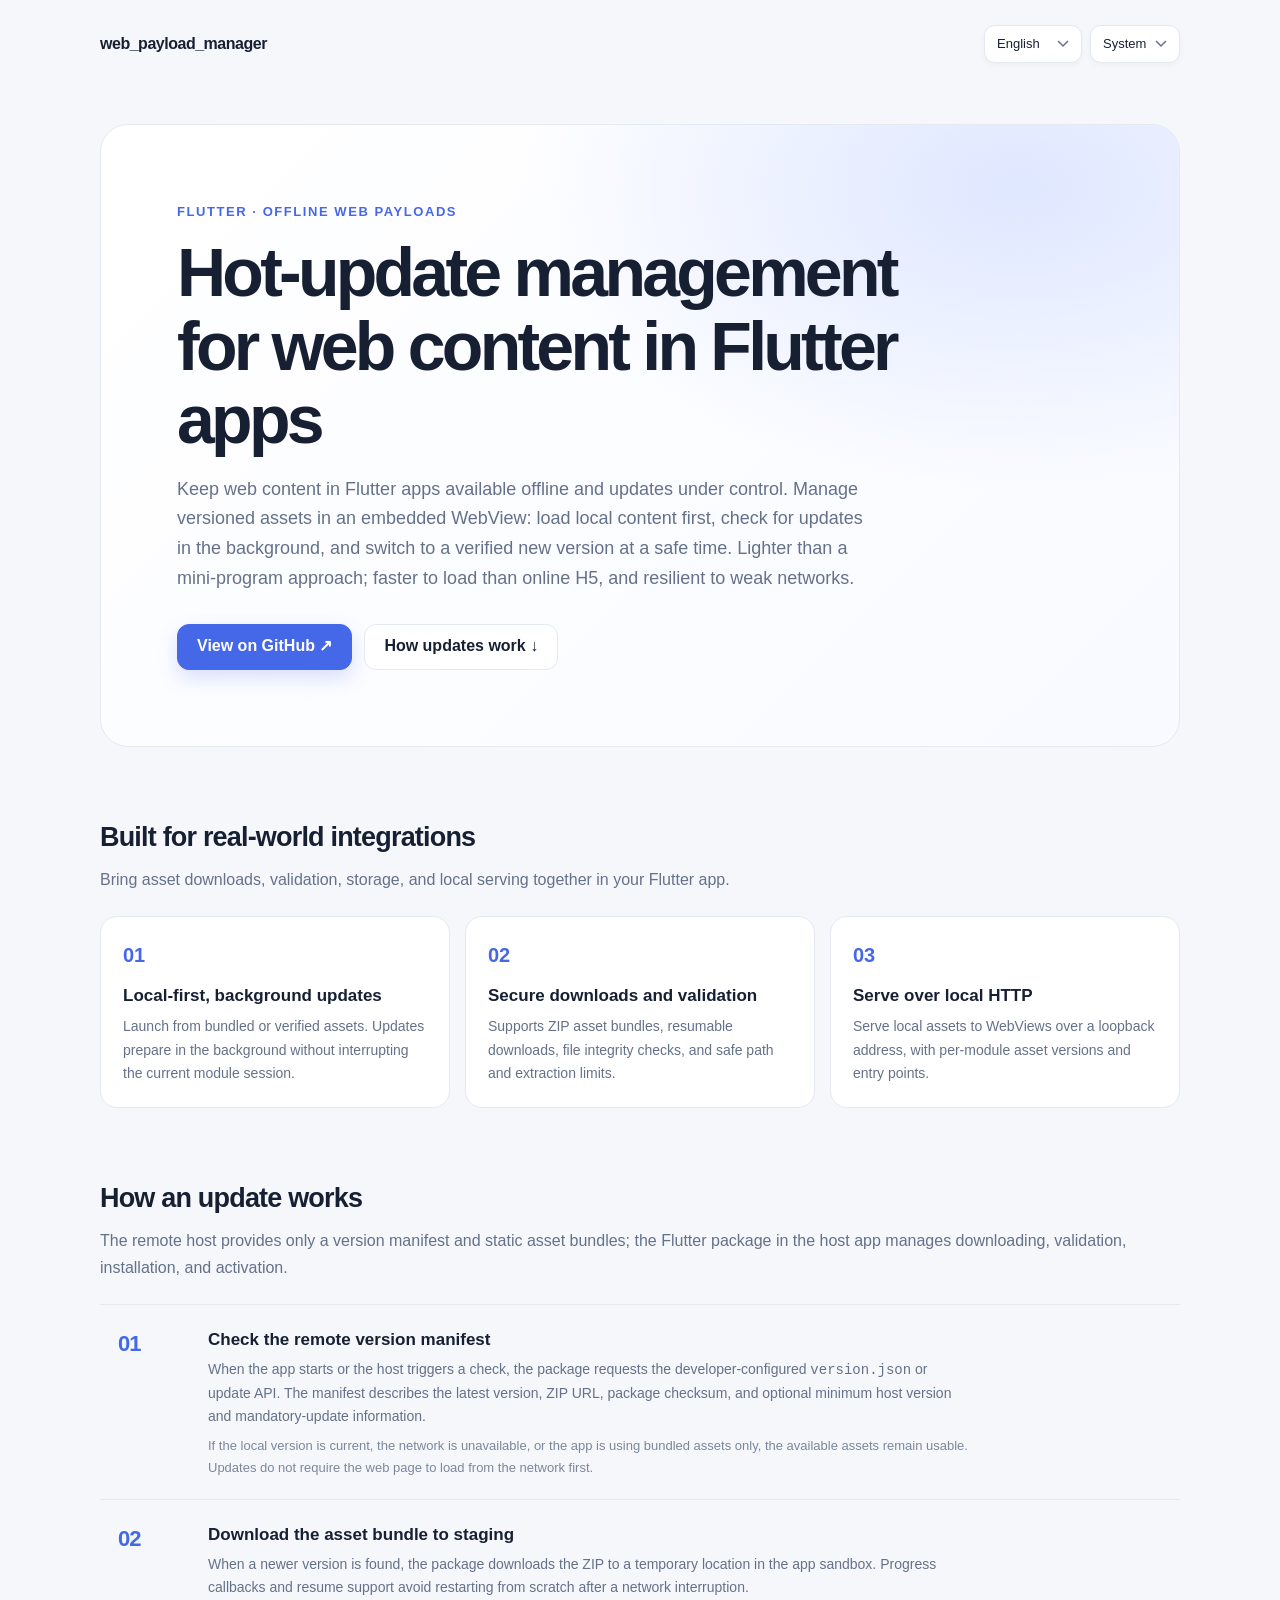
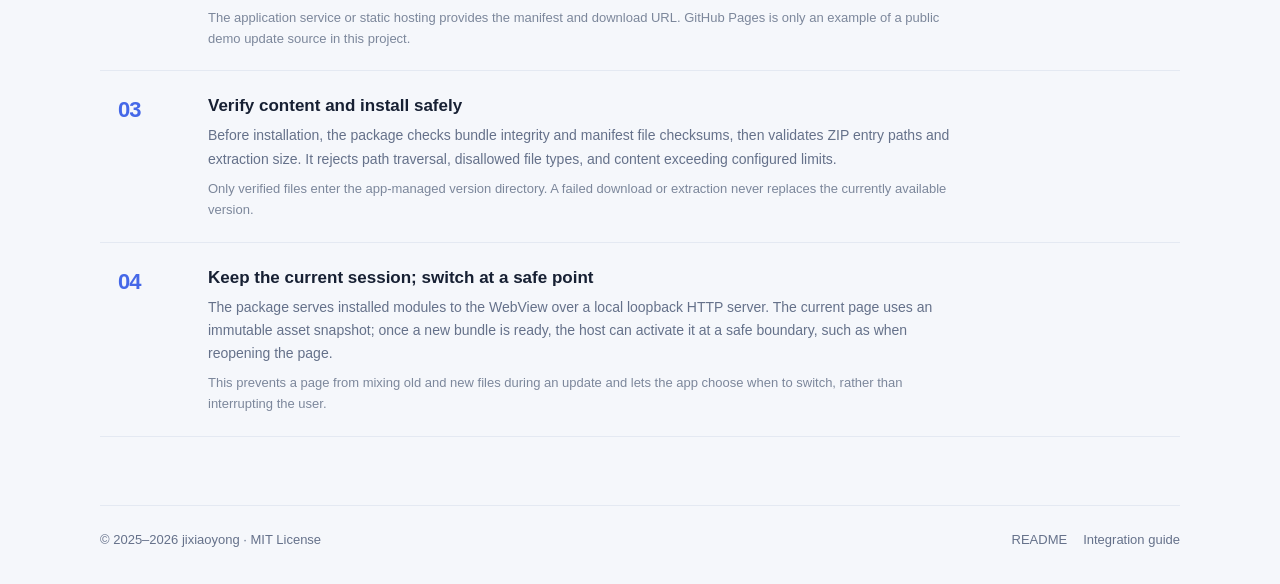
<file: site/index.html>
<!doctype html>
<html lang="zh-CN">
  <head>
    <meta charset="utf-8" />
    <meta name="viewport" content="width=device-width, initial-scale=1" />
    <meta name="theme-color" content="#f5f7fb" />
    <meta name="description" content="web_payload_manager：面向 Flutter WebView 的离线 Web 资源管理、版本更新与本地托管工具包。" />
    <title>web_payload_manager — Flutter 离线 Web 资源管理</title>
    <style>
    :root { color-scheme: light; --ink: #172033; --muted: #65718a; --blue: #4568e8; --line: #e4e9f2; --page: #f5f7fb; --surface: #fff; --hero-start: #fff; --hero-end: #f8faff; --hero-glow: #dfe7ff; --detail: #7c879b; }
      :root[data-theme="dark"] { color-scheme: dark; --ink: #e7ecf7; --muted: #a5b0c5; --blue: #91a7ff; --line: #30394b; --page: #111722; --surface: #1a2331; --hero-start: #1d2738; --hero-end: #151d2a; --hero-glow: #35466f; --detail: #8d9ab1; }
      @media (prefers-color-scheme: dark) {
        :root:not([data-theme="light"]) { color-scheme: dark; --ink: #e7ecf7; --muted: #a5b0c5; --blue: #91a7ff; --line: #30394b; --page: #111722; --surface: #1a2331; --hero-start: #1d2738; --hero-end: #151d2a; --hero-glow: #35466f; --detail: #8d9ab1; }
      }
      @media (prefers-color-scheme: dark) { :root:not([data-theme="light"]) body { background: var(--page); } }
      :root[data-theme="dark"] body { background: var(--page); }
      :root[data-theme="dark"] .hero { background: radial-gradient(ellipse at 85% 10%, var(--hero-glow) 0, transparent 38%), linear-gradient(135deg, var(--hero-start), var(--hero-end)); }
      :root[data-theme="dark"] .button, :root[data-theme="dark"] .card { background: var(--surface); }
      :root[data-theme="dark"] .step .detail { color: var(--detail); }
      @media (prefers-color-scheme: dark) { :root:not([data-theme="light"]) .hero { background: radial-gradient(ellipse at 85% 10%, var(--hero-glow) 0, transparent 38%), linear-gradient(135deg, var(--hero-start), var(--hero-end)); } :root:not([data-theme="light"]) .button, :root:not([data-theme="light"]) .card { background: var(--surface); } :root:not([data-theme="light"]) .step .detail { color: var(--detail); } }
      * { box-sizing: border-box; }
      body { margin: 0; color: var(--ink); background: var(--page); font: 16px/1.65 Inter, -apple-system, BlinkMacSystemFont, "Segoe UI", sans-serif; }
      a { color: inherit; }
      .wrap { width: min(1080px, calc(100% - 40px)); margin: auto; }
      header { display: flex; justify-content: space-between; align-items: center; padding: 25px 0; }
      .brand { font-weight: 750; letter-spacing: -.03em; text-decoration: none; }
      .header-controls { display: flex; align-items: center; }
      .preferences { display: flex; gap: 8px; }
      .preferences label { position: absolute; width: 1px; height: 1px; padding: 0; margin: -1px; overflow: hidden; clip: rect(0, 0, 0, 0); white-space: nowrap; border: 0; }
      .preferences select { min-height: 38px; max-width: 150px; padding: 0 32px 0 12px; appearance: none; -webkit-appearance: none; border: 1px solid var(--line); border-radius: 11px; color: var(--ink); background-color: var(--surface); background-image: url("data:image/svg+xml,%3Csvg xmlns='http://www.w3.org/2000/svg' width='12' height='8' viewBox='0 0 12 8'%3E%3Cpath d='m1 1 5 5 5-5' fill='none' stroke='%2365718a' stroke-width='1.5'/%3E%3C/svg%3E"); background-repeat: no-repeat; background-position: right 12px center; box-shadow: 0 2px 6px #1720330a; font: inherit; font-size: 13px; cursor: pointer; }
      :root[data-theme="dark"] .preferences select { background-image: url("data:image/svg+xml,%3Csvg xmlns='http://www.w3.org/2000/svg' width='12' height='8' viewBox='0 0 12 8'%3E%3Cpath d='m1 1 5 5 5-5' fill='none' stroke='%23a5b0c5' stroke-width='1.5'/%3E%3C/svg%3E"); box-shadow: 0 2px 8px #0003; }
      @media (prefers-color-scheme: dark) { :root:not([data-theme="light"]) .preferences select { background-image: url("data:image/svg+xml,%3Csvg xmlns='http://www.w3.org/2000/svg' width='12' height='8' viewBox='0 0 12 8'%3E%3Cpath d='m1 1 5 5 5-5' fill='none' stroke='%23a5b0c5' stroke-width='1.5'/%3E%3C/svg%3E"); box-shadow: 0 2px 8px #0003; } }
      .preferences select:focus-visible { outline: 3px solid var(--blue); outline-offset: 2px; }
      .preferences option { color: var(--ink); background: var(--surface); }
      .hero { position: relative; overflow: hidden; margin: 36px 0 68px; padding: clamp(38px, 7vw, 76px); border: 1px solid var(--line); border-radius: 28px; background: radial-gradient(ellipse at 85% 10%, var(--hero-glow) 0, transparent 38%), linear-gradient(135deg, var(--hero-start), var(--hero-end)); }
      .eyebrow { color: var(--blue); font-weight: 700; font-size: 13px; letter-spacing: .12em; text-transform: uppercase; }
      h1 { max-width: 760px; margin: 14px 0 18px; font-size: clamp(38px, 7vw, 68px); line-height: 1.08; letter-spacing: -.055em; }
      .lead { max-width: 690px; margin: 0; color: var(--muted); font-size: 18px; }
      .actions { display: flex; flex-wrap: wrap; gap: 12px; margin-top: 30px; }
      .button { display: inline-flex; align-items: center; justify-content: center; min-height: 46px; padding: 0 19px; border: 1px solid var(--line); border-radius: 12px; background: var(--surface); font-weight: 650; text-decoration: none; }
      .button.primary { color: white; background: var(--blue); border-color: var(--blue); box-shadow: 0 8px 20px #4568e833; }
      section { margin: 0 0 68px; }
      .section-title { margin: 0 0 8px; font-size: 27px; letter-spacing: -.03em; }
      .section-lead { margin: 0 0 23px; color: var(--muted); }
      .grid { display: grid; grid-template-columns: repeat(3, 1fr); gap: 15px; }
      .card { padding: 22px; border: 1px solid var(--line); border-radius: 17px; background: var(--surface); }
      .card .icon { color: var(--blue); font-size: 20px; font-weight: 750; }
      .card h3 { margin: 10px 0 5px; font-size: 17px; }
      .card p { margin: 0; color: var(--muted); font-size: 14px; }
      .flow { display: grid; gap: 0; }
      .step { display: grid; grid-template-columns: 78px minmax(0, 1fr); gap: 12px; padding: 21px 18px; border-bottom: 1px solid var(--line); }
      .step:first-child { border-top: 1px solid var(--line); }
      .number { color: var(--blue); font-size: 22px; font-weight: 750; letter-spacing: -.04em; }
      .step h3 { margin: 0 0 4px; font-size: 17px; }
      .step p { max-width: 760px; margin: 0; color: var(--muted); font-size: 14px; }
      .step .detail { margin-top: 7px; color: var(--detail); font-size: 13px; }
      footer { display: flex; justify-content: space-between; gap: 18px; padding: 23px 0 35px; border-top: 1px solid var(--line); color: var(--muted); font-size: 13px; }
      footer div { display: flex; flex-wrap: wrap; gap: 16px; }
      footer a { text-decoration: none; }
      .en { display: none; }
      html[lang="en"] .zh { display: none; }
      html[lang="en"] .en { display: initial; }
      @media (max-width: 720px) { header { align-items: stretch; gap: 14px; flex-direction: column; } .header-controls { align-items: flex-start; justify-content: flex-end; gap: 12px; flex-wrap: wrap; } .preferences { flex-wrap: wrap; } .preferences select { max-width: 135px; } .hero { margin: 18px 0 50px; border-radius: 20px; } .grid { grid-template-columns: 1fr; } .step { grid-template-columns: 52px minmax(0, 1fr); padding-inline: 4px; } footer { flex-direction: column; } }
    </style>
  </head>
  <body>
    <div class="wrap">
      <header>
        <a class="brand" href="#top">web_payload_manager</a>
        <div class="header-controls"><div class="preferences"><label for="language-select"><span class="zh">语言</span><span class="en">Language</span></label><select id="language-select" aria-label="语言 / Language"><option value="zh-CN">简体中文</option><option value="en">English</option></select><label for="theme-select"><span class="zh">主题</span><span class="en">Theme</span></label><select id="theme-select" aria-label="主题 / Theme"><option value="system" data-zh="跟随系统" data-en="System">跟随系统</option><option value="light" data-zh="亮色" data-en="Light">亮色</option><option value="dark" data-zh="暗色" data-en="Dark">暗色</option></select></div></div>
      </header>
      <main id="top">
        <section class="hero">
          <div class="eyebrow">Flutter · Offline Web Payloads</div>
          <h1><span class="zh">Flutter App 内的 Web 内容热更新管理方案</span><span class="en">Hot-update management for web content in Flutter apps</span></h1>
          <p class="lead"><span class="zh">让 Flutter App 的 Web 内容离线可用、更新可控，嵌入式 WebView 管理版本化资源：优先加载本地内容，在后台检查更新，并在安全时机切换到已验证的新版本。比小程序方案更轻量；相比在线加载 H5，加载更快，不惧弱网。</span><span class="en">Keep web content in Flutter apps available offline and updates under control. Manage versioned assets in an embedded WebView: load local content first, check for updates in the background, and switch to a verified new version at a safe time. Lighter than a mini-program approach; faster to load than online H5, and resilient to weak networks.</span></p>
          <div class="actions"><a class="button primary" href="https://github.com/jixiaoyong/web_payload_manager"><span class="zh">查看 GitHub 项目 ↗</span><span class="en">View on GitHub ↗</span></a><a class="button" href="#workflow"><span class="zh">了解更新原理 ↓</span><span class="en">How updates work ↓</span></a></div>
        </section>
        <section id="features">
          <h2 class="section-title"><span class="zh">面向真实集成场景</span><span class="en">Built for real-world integrations</span></h2>
          <p class="section-lead"><span class="zh">把资源下载、校验、存储和本地加载整合到 Flutter 应用中。</span><span class="en">Bring asset downloads, validation, storage, and local serving together in your Flutter app.</span></p>
          <div class="grid">
            <article class="card"><div class="icon">01</div><h3><span class="zh">本地优先，后台更新</span><span class="en">Local-first, background updates</span></h3><p><span class="zh">从内置或已验证资源启动页面；更新在后台准备，不打断当前模块会话。</span><span class="en">Launch from bundled or verified assets. Updates prepare in the background without interrupting the current module session.</span></p></article>
            <article class="card"><div class="icon">02</div><h3><span class="zh">安全下载与校验</span><span class="en">Secure downloads and validation</span></h3><p><span class="zh">支持 ZIP 资源包、断点续传、文件完整性校验，以及安全路径和解压限制。</span><span class="en">Supports ZIP asset bundles, resumable downloads, file integrity checks, and safe path and extraction limits.</span></p></article>
            <article class="card"><div class="icon">03</div><h3><span class="zh">通过本地 HTTP 加载</span><span class="en">Serve over local HTTP</span></h3><p><span class="zh">使用回环地址为 WebView 提供本地资源，并可按模块管理资源版本与入口。</span><span class="en">Serve local assets to WebViews over a loopback address, with per-module asset versions and entry points.</span></p></article>
          </div>
        </section>
        <section id="workflow">
          <h2 class="section-title"><span class="zh">一次更新是怎样完成的</span><span class="en">How an update works</span></h2>
          <p class="section-lead"><span class="zh">远端只提供版本清单和静态资源包；下载、验证、安装与切换由宿主 App 中的 Flutter 包管理。</span><span class="en">The remote host provides only a version manifest and static asset bundles; the Flutter package in the host app manages downloading, validation, installation, and activation.</span></p>
          <div class="flow">
            <article class="step"><div class="number">01</div><div><h3><span class="zh">检查远端版本清单</span><span class="en">Check the remote version manifest</span></h3><p><span class="zh">应用启动或业务触发检查时，组件请求开发者配置的 <code>version.json</code> 或更新 API。清单描述最新版本、ZIP 地址、包校验值，以及可选的最低宿主版本和强制更新信息。</span><span class="en">When the app starts or the host triggers a check, the package requests the developer-configured <code>version.json</code> or update API. The manifest describes the latest version, ZIP URL, package checksum, and optional minimum host version and mandatory-update information.</span></p><p class="detail"><span class="zh">若本地版本已是最新、网络不可用或处于纯内置模式，可以继续使用当前可用资源；更新不要求 Web 页面先从网络加载。</span><span class="en">If the local version is current, the network is unavailable, or the app is using bundled assets only, the available assets remain usable. Updates do not require the web page to load from the network first.</span></p></div></article>
            <article class="step"><div class="number">02</div><div><h3><span class="zh">下载资源包到暂存区</span><span class="en">Download the asset bundle to staging</span></h3><p><span class="zh">发现新版本后，组件将 ZIP 下载到应用沙盒的临时位置。下载过程支持进度回调与断点恢复，避免网络中断后必须从头开始。</span><span class="en">When a newer version is found, the package downloads the ZIP to a temporary location in the app sandbox. Progress callbacks and resume support avoid restarting from scratch after a network interruption.</span></p><p class="detail"><span class="zh">清单和下载地址由业务服务或静态托管提供；GitHub Pages 在本项目中只是一个公开演示更新源的例子。</span><span class="en">The application service or static hosting provides the manifest and download URL. GitHub Pages is only an example of a public demo update source in this project.</span></p></div></article>
            <article class="step"><div class="number">03</div><div><h3><span class="zh">验证内容并安全安装</span><span class="en">Verify content and install safely</span></h3><p><span class="zh">安装前检查包完整性与清单中的文件校验信息，再校验 ZIP 条目路径和解压规模，拒绝路径穿越、不允许的文件类型或超出限制的内容。</span><span class="en">Before installation, the package checks bundle integrity and manifest file checksums, then validates ZIP entry paths and extraction size. It rejects path traversal, disallowed file types, and content exceeding configured limits.</span></p><p class="detail"><span class="zh">只有验证成功的文件才会进入应用管理的版本目录；失败的下载或解压不会替换当前可用版本。</span><span class="en">Only verified files enter the app-managed version directory. A failed download or extraction never replaces the currently available version.</span></p></div></article>
            <article class="step"><div class="number">04</div><div><h3><span class="zh">继续使用当前会话，择机切换</span><span class="en">Keep the current session; switch at a safe point</span></h3><p><span class="zh">组件通过本机回环 HTTP 服务把已安装模块提供给 WebView。当前页面使用不可变的资源快照；新包准备好后，宿主可在页面重开等安全边界激活新版本。</span><span class="en">The package serves installed modules to the WebView over a local loopback HTTP server. The current page uses an immutable asset snapshot; once a new bundle is ready, the host can activate it at a safe boundary, such as when reopening the page.</span></p><p class="detail"><span class="zh">这样可避免资源更新过程中同一个页面混用新旧文件，也让应用掌握何时切换，而不是强制打断用户。</span><span class="en">This prevents a page from mixing old and new files during an update and lets the app choose when to switch, rather than interrupting the user.</span></p></div></article>
          </div>
        </section>
      </main>
      <footer><span id="copyright"><span class="zh">© 2025–<span class="copyright-year"></span> jixiaoyong · MIT License</span><span class="en">© 2025–<span class="copyright-year"></span> jixiaoyong · MIT License</span></span><div><a href="https://github.com/jixiaoyong/web_payload_manager/blob/master/README.md">README</a><a href="https://github.com/jixiaoyong/web_payload_manager/blob/master/doc/integration.zh-CN.md"><span class="zh">集成指南</span><span class="en">Integration guide</span></a></div></footer>
    </div>
    <script>
      (() => {
        const root = document.documentElement;
        const languageSelect = document.querySelector("#language-select");
        const themeSelect = document.querySelector("#theme-select");
        const isChinese = /^(zh|zh[-_])/i.test(navigator.language || "");
        const storedLanguage = localStorage.getItem("wpm-language");
        const storedTheme = localStorage.getItem("wpm-theme");
        const language = ["zh-CN", "en"].includes(storedLanguage) ? storedLanguage : (isChinese ? "zh-CN" : "en");
        const theme = ["system", "light", "dark"].includes(storedTheme) ? storedTheme : "system";
        const currentYear = new Date().getFullYear();
        if (Number.isFinite(currentYear)) {
          document.querySelectorAll(".copyright-year").forEach((element) => {
            element.textContent = String(currentYear);
          });
        }

        function applyLanguage(value) {
          root.lang = value;
          languageSelect.value = value;
          themeSelect.querySelectorAll("option").forEach((option) => {
            option.textContent = option.dataset[value === "en" ? "en" : "zh"];
          });
          document.title = value === "en" ? "web_payload_manager — Offline Web Assets for Flutter" : "web_payload_manager — Flutter 离线 Web 资源管理";
          document.querySelector('meta[name="description"]').content = value === "en"
            ? "web_payload_manager: an offline web asset management and versioning toolkit for Flutter WebViews."
            : "web_payload_manager：面向 Flutter WebView 的离线 Web 资源管理、版本更新与本地托管工具包。";
        }

        function applyTheme(value) {
          themeSelect.value = value;
          if (value === "system") root.removeAttribute("data-theme");
          else root.dataset.theme = value;
        }

        applyLanguage(language);
        applyTheme(theme);
        languageSelect.addEventListener("change", () => {
          applyLanguage(languageSelect.value);
          localStorage.setItem("wpm-language", languageSelect.value);
        });
        themeSelect.addEventListener("change", () => {
          applyTheme(themeSelect.value);
          localStorage.setItem("wpm-theme", themeSelect.value);
        });
      })();
    </script>
  </body>
</html>
</file>
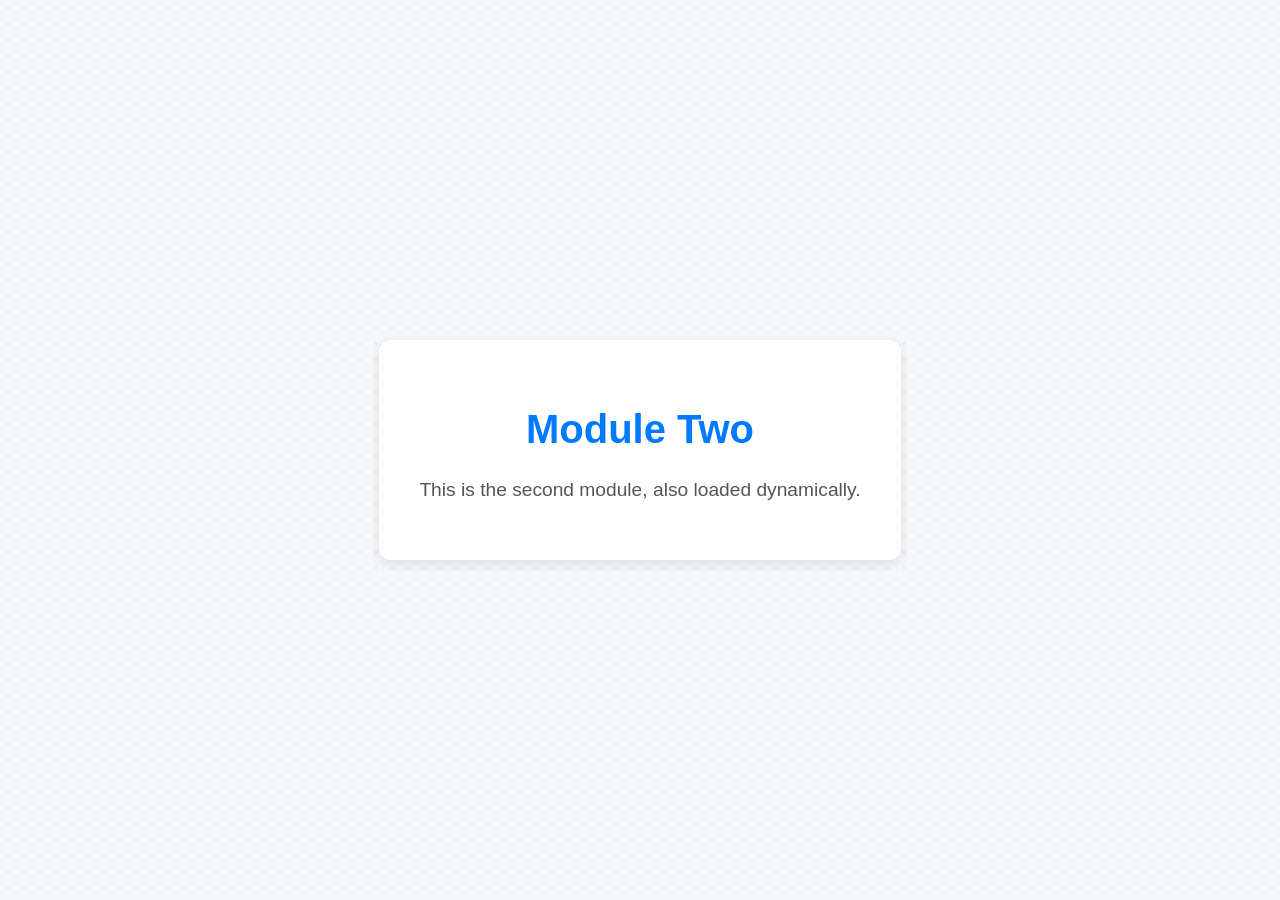
<file: tool/mock_assets/module_two/index.html>
<!DOCTYPE html>
<html lang="en">
  <head>
    <meta charset="UTF-8" />
    <meta name="viewport" content="width=device-width, initial-scale=1.0" />
    <title>Module Two</title>
    <link rel="stylesheet" href="../common/style.css" />
  </head>
  <body>
    <div class="container">
      <h1>Module Two</h1>
      <p>This is the second module, also loaded dynamically.</p>
    </div>
  </body>
</html>
</file>
<file: tool/mock_assets/common/style.css>
body {
  font-family: -apple-system, BlinkMacSystemFont, "Segoe UI", Roboto, Oxygen,
    Ubuntu, Cantarell, "Open Sans", "Helvetica Neue", sans-serif;
  background-color: #f5f7fb;
  background-image: radial-gradient(#d5dde6 1.2px, transparent 1.2px);
  background-size: 16px 16px;
  color: #333;
  display: flex;
  justify-content: center;
  align-items: center;
  min-height: 100vh;
  margin: 0;
  padding: 12px;
  box-sizing: border-box;
}

.web-identity-banner {
  display: flex;
  flex-wrap: wrap;
  align-items: center;
  justify-content: space-between;
  background: #eef4fe;
  border: 1px dashed #7ea8f8;
  border-radius: 8px;
  padding: 6px 10px;
  margin-bottom: 14px;
  font-size: 11px;
  color: #1a56db;
}

.web-badge {
  font-weight: bold;
}

.container {
  text-align: center;
  padding: 40px;
  border-radius: 12px;
  background-color: white;
  box-shadow: 0 4px 12px rgba(0, 0, 0, 0.1);
}

h1 {
  color: #007aff;
  font-size: 2.5em;
}

p {
  color: #555;
  font-size: 1.2em;
}

.order-card {
  text-align: left;
  background: #fdfefe;
  border: 1px solid #e1e8ed;
  border-left: 4px solid #007aff;
  border-radius: 8px;
  padding: 12px 16px;
  margin: 16px 0;
  font-size: 14px;
}

.order-title {
  font-weight: bold;
  margin-bottom: 6px;
  color: #2c3e50;
}

.order-status {
  margin-top: 6px;
  font-weight: 500;
  color: #e67e22;
}

.order-status.paid {
  color: #27ae60;
  font-weight: bold;
}

.demo-actions {
  display: flex;
  flex-wrap: wrap;
  gap: 8px;
  justify-content: center;
  margin: 20px 0;
}

.demo-actions button {
  border: none;
  border-radius: 8px;
  background: #007aff;
  color: #fff;
  padding: 10px 14px;
  font-size: 14px;
}

.bridge-output {
  text-align: left;
  background: #f7f7f7;
  border-radius: 8px;
  padding: 12px;
  font-size: 12px;
  white-space: pre-wrap;
  word-break: break-word;
  max-width: 100%;
}
</file>
